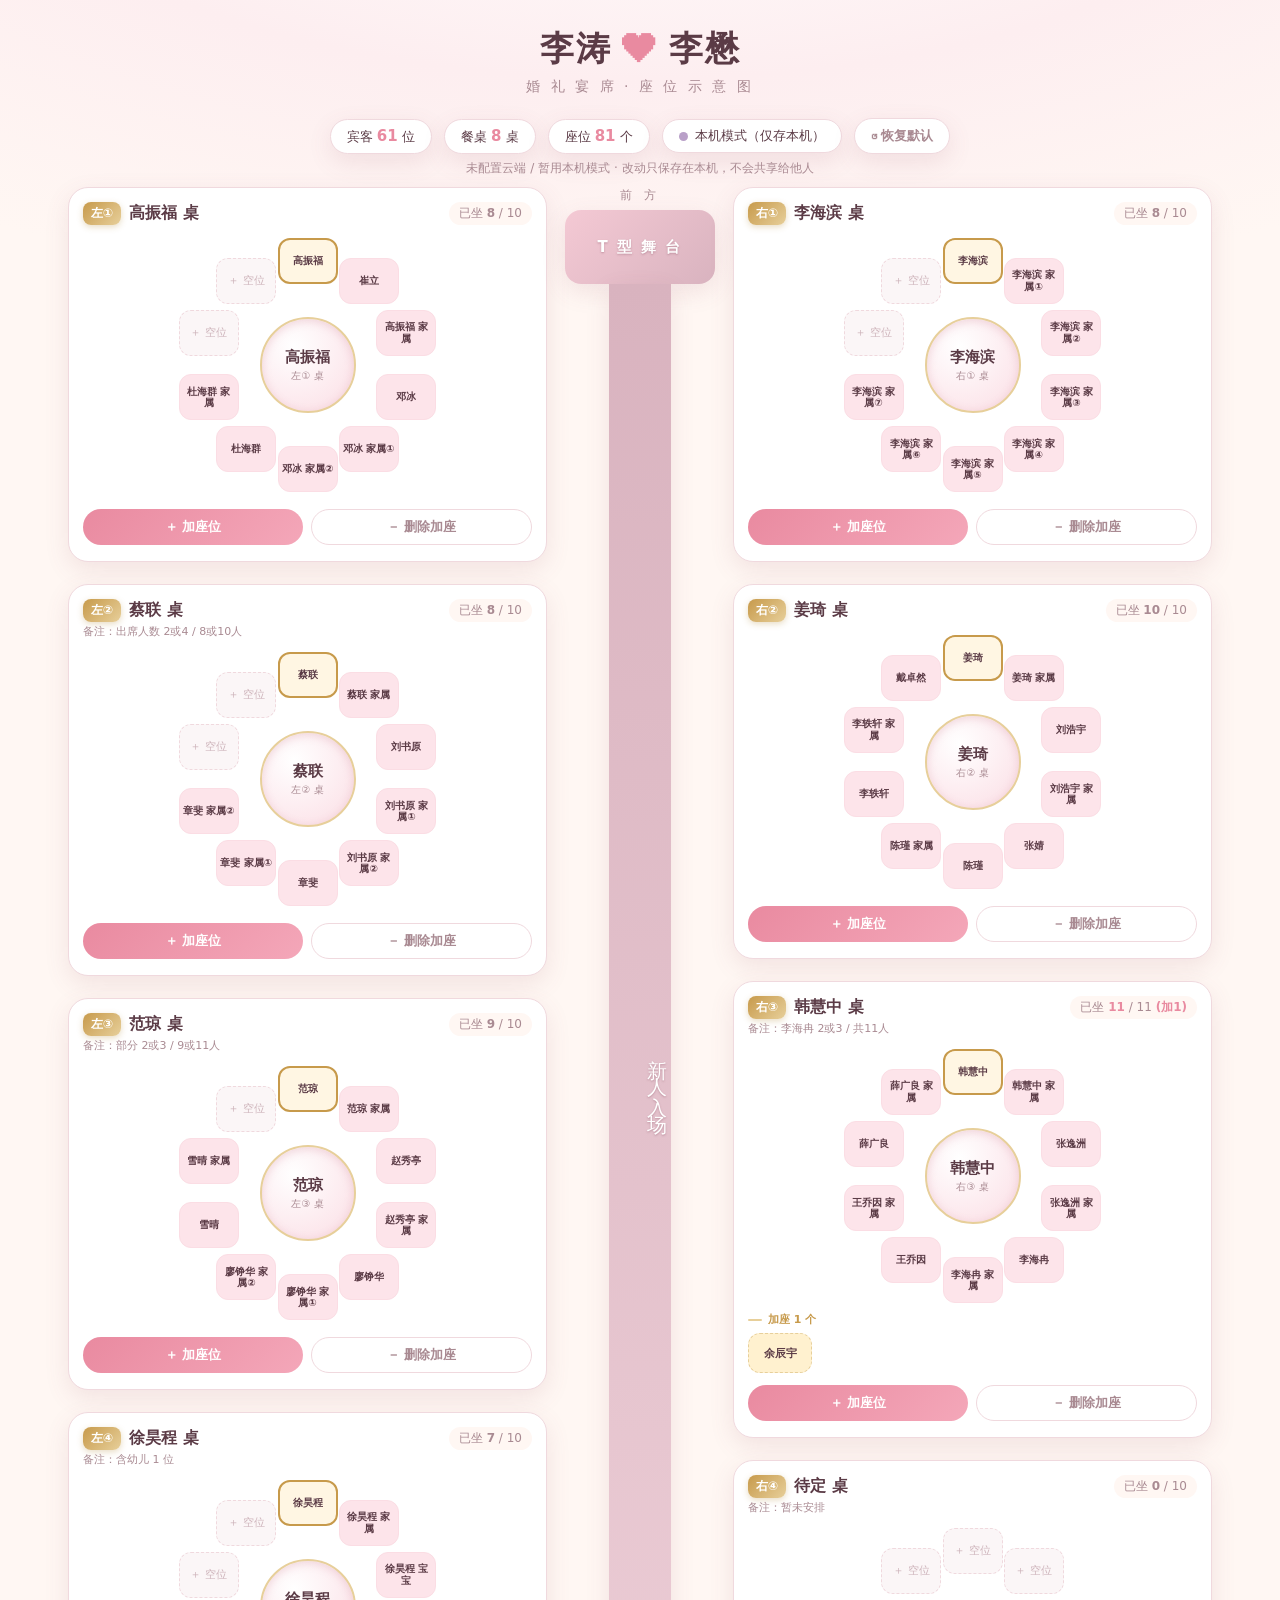
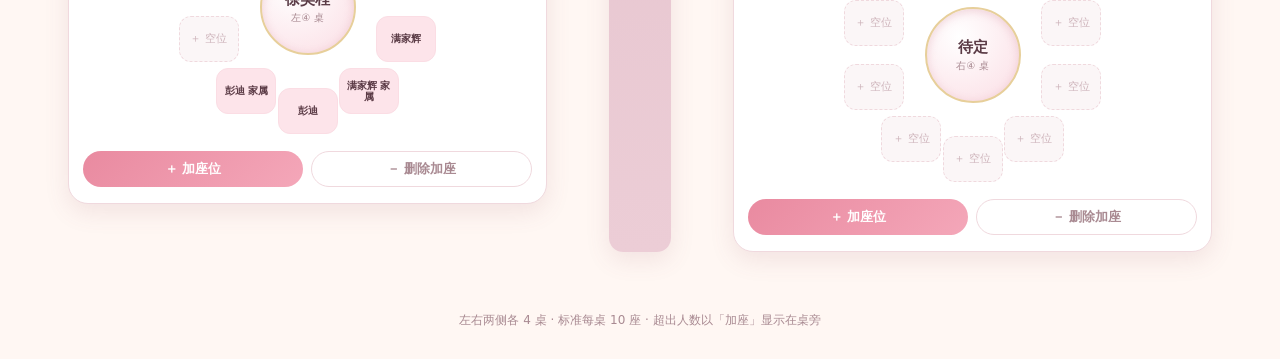
<file: 婚礼座位图.html>
<!DOCTYPE html>
<html lang="zh-CN">
<head>
<meta charset="UTF-8" />
<meta name="viewport" content="width=device-width, initial-scale=1.0" />
<title>李涛 ❤️ 李懋 · 婚礼座位图</title>
<style>
  :root{
    --bg1:#fff7f3; --bg2:#fdeef0; --ink:#5b3b46; --muted:#a98a92;
    --gold:#c79a4b; --gold-soft:#e7cf9a; --rose:#e98aa0; --rose-soft:#fbdde4;
    --card:#ffffff; --line:#f0d9de; --stage:#d9b3bf; --seat:#fbeef1;
    --empty:#fbf6f7; --occ:#fde4ea; --shadow:0 8px 24px rgba(150,80,100,.12);
  }
  *{box-sizing:border-box;}
  html,body{margin:0;padding:0;}
  body{
    font-family:"PingFang SC","Microsoft YaHei","Hiragino Sans GB",system-ui,sans-serif;
    color:var(--ink);
    background:
      radial-gradient(1200px 500px at 50% -10%, #ffffff 0%, var(--bg2) 55%, var(--bg1) 100%);
    min-height:100vh;
  }
  header.top{
    text-align:center; padding:26px 16px 8px;
  }
  header.top .names{
    font-family:"STKaiti","KaiTi","Songti SC",serif;
    font-size:34px; font-weight:700; letter-spacing:2px;
    color:var(--ink);
  }
  header.top .names .heart{color:var(--rose);}
  header.top .sub{ color:var(--muted); margin-top:6px; font-size:14px; letter-spacing:3px;}
  .toolbar{
    display:flex; justify-content:center; align-items:center; gap:12px;
    flex-wrap:wrap; margin:14px 0 6px;
  }
  .stat{
    background:#fff; border:1px solid var(--line); border-radius:999px;
    padding:7px 16px; font-size:13px; color:var(--ink); box-shadow:var(--shadow);
  }
  .stat b{color:var(--rose); font-size:15px;}
  .stat.status{display:inline-flex; align-items:center; gap:7px;}
  .stat.status .dot{width:9px; height:9px; border-radius:50%; background:#c8b0b6; flex:none;}
  .stat.status.ok .dot{background:#4caf72; box-shadow:0 0 0 3px rgba(76,175,114,.18);}
  .stat.status.connecting .dot{background:#e0a94b; animation:blink 1s infinite;}
  .stat.status.local .dot{background:#b9a0c8;}
  .stat.status.err .dot{background:#e06363;}
  @keyframes blink{50%{opacity:.3;}}
  .btn{
    border:none; cursor:pointer; border-radius:999px; padding:8px 16px;
    font-size:13px; font-weight:600; transition:.15s; box-shadow:var(--shadow);
  }
  .btn.ghost{background:#fff;color:var(--muted);border:1px solid var(--line);}
  .btn.ghost:hover{color:var(--rose);border-color:var(--rose-soft);}
  .hint{ text-align:center; color:var(--muted); font-size:12px; margin:2px 0 10px;}

  .hall{
    display:grid;
    grid-template-columns:1fr 150px 1fr;
    gap:18px; max-width:1180px; margin:8px auto 60px; padding:0 18px;
    align-items:start;
  }
  .col{display:flex; flex-direction:column; gap:22px;}

  /* ===== T 型舞台 ===== */
  .stage{
    position:sticky; top:14px;
    display:flex; flex-direction:column; align-items:center;
    align-self:stretch;
  }
  .stage-front{
    color:var(--muted); font-size:12px; letter-spacing:4px; margin-bottom:6px;
  }
  .stage-top{
    width:100%; height:74px; border-radius:16px;
    background:linear-gradient(135deg,#f4c9d4,#d9b3bf);
    box-shadow:var(--shadow);
    display:flex; align-items:center; justify-content:center;
    color:#fff; font-weight:700; letter-spacing:2px; font-size:15px;
    text-shadow:0 1px 2px rgba(120,60,80,.35);
  }
  .stage-stem{
    width:62px; flex:1 1 auto; min-height:340px;
    margin-top:0;
    background:linear-gradient(180deg,#d9b3bf,#eccdd6);
    border-radius:0 0 14px 14px;
    box-shadow:var(--shadow);
    display:flex; align-items:flex-start; justify-content:center;
    padding-top:14px;
    color:#fff; font-size:20px; writing-mode:vertical-rl; letter-spacing:6px;
    text-shadow:0 1px 2px rgba(120,60,80,.35);
  }

  /* ===== 桌卡片 ===== */
  .card{
    background:var(--card); border:1px solid var(--line); border-radius:20px;
    box-shadow:var(--shadow); padding:14px 14px 16px; position:relative;
  }
  .card-head{display:flex; align-items:center; gap:8px; margin-bottom:2px;}
  .badge{
    background:linear-gradient(135deg,var(--gold),var(--gold-soft));
    color:#fff; font-weight:700; font-size:12px; border-radius:8px;
    padding:3px 8px; flex:none; box-shadow:0 2px 6px rgba(180,140,60,.3);
  }
  .host{font-weight:700; font-size:16px;}
  .count{
    margin-left:auto; font-size:12px; color:var(--muted);
    background:var(--bg1); border-radius:999px; padding:3px 10px; white-space:nowrap;
  }
  .count.over b{color:var(--rose);}
  .note{font-size:11px; color:var(--muted); margin:2px 0 0;}

  .table-area{
    position:relative; width:264px; height:264px; margin:8px auto 4px;
  }
  .table-center{
    position:absolute; left:50%; top:50%; transform:translate(-50%,-50%);
    width:96px; height:96px; border-radius:50%;
    background:radial-gradient(circle at 35% 30%, #fff, var(--rose-soft));
    border:2px solid var(--gold-soft);
    display:flex; flex-direction:column; align-items:center; justify-content:center;
    color:var(--ink); box-shadow:inset 0 2px 8px rgba(200,120,140,.25);
  }
  .table-center .tc-host{font-weight:700; font-size:15px;}
  .table-center .tc-label{font-size:10px; color:var(--muted); margin-top:2px;}

  .seat{
    position:absolute; width:60px; height:46px; border-radius:12px;
    border:1.5px solid var(--line); background:var(--seat);
    font-size:10px; line-height:1.15; color:var(--ink);
    display:flex; align-items:center; justify-content:center; text-align:center;
    cursor:pointer; padding:2px 3px; overflow:hidden; transition:.12s;
  }
  .seat:hover{transform:translateY(-2px); box-shadow:0 6px 14px rgba(200,120,140,.28); border-color:var(--rose);}
  .seat.occ{background:var(--occ); border-color:var(--rose-soft); font-weight:600;}
  .seat.empty{background:var(--empty); border-style:dashed; color:#cdb3ba;}
  .seat.empty::before{content:"＋ 空位"; font-size:11px;}
  .seat.host{border:2px solid var(--gold); background:#fff6e3;}
  .seat .txt{display:-webkit-box;-webkit-line-clamp:2;-webkit-box-orient:vertical;overflow:hidden;}

  .added-wrap{margin-top:4px;}
  .added-title{font-size:11px; color:var(--gold); font-weight:700; margin:4px 0 6px; display:flex; align-items:center; gap:6px;}
  .added-title::before{content:""; width:14px; height:2px; background:var(--gold-soft); border-radius:2px;}
  .added-list{display:flex; flex-wrap:wrap; gap:8px;}
  .added-seat{
    border:1.5px dashed var(--gold-soft); background:#fffaf0; border-radius:12px;
    min-width:64px; min-height:40px; padding:4px 8px; font-size:11px; cursor:pointer;
    display:flex; align-items:center; justify-content:center; text-align:center; color:var(--ink);
    transition:.12s;
  }
  .added-seat:hover{transform:translateY(-2px); box-shadow:0 6px 14px rgba(200,160,80,.3);}
  .added-seat.occ{background:#fff1cf; font-weight:600;}
  .added-seat.empty{color:#cbb98e;}

  .actions{display:flex; gap:8px; margin-top:12px;}
  .actions .btn{flex:1; box-shadow:none;}
  .btn.add{background:linear-gradient(135deg,var(--rose),#f4a7b9); color:#fff;}
  .btn.add:hover{filter:brightness(1.05);}
  .btn.del{background:#fff; color:var(--muted); border:1px solid var(--line);}
  .btn.del:hover{color:var(--rose); border-color:var(--rose-soft);}

  /* ===== 弹窗 ===== */
  .overlay{
    position:fixed; inset:0; background:rgba(90,50,60,.35);
    display:none; align-items:center; justify-content:center; z-index:50; padding:16px;
    backdrop-filter:blur(2px);
  }
  .overlay.show{display:flex;}
  .modal{
    background:#fff; border-radius:20px; width:340px; max-width:100%;
    padding:22px; box-shadow:0 20px 50px rgba(120,60,80,.3); animation:pop .15s ease;
  }
  @keyframes pop{from{transform:scale(.94);opacity:0;}to{transform:scale(1);opacity:1;}}
  .modal h3{margin:0 0 4px; font-size:18px;}
  .modal .msub{color:var(--muted); font-size:12px; margin-bottom:14px;}
  .modal input{
    width:100%; padding:11px 12px; border:1.5px solid var(--line); border-radius:12px;
    font-size:15px; color:var(--ink); outline:none;
  }
  .modal input:focus{border-color:var(--rose);}
  .modal-btns{display:flex; gap:8px; margin-top:16px;}
  .modal-btns .btn{flex:1; box-shadow:none;}
  .btn.primary{background:linear-gradient(135deg,var(--rose),#f4a7b9); color:#fff;}
  .btn.warn{background:#fff; color:var(--muted); border:1px solid var(--line);}

  footer{text-align:center; color:var(--muted); font-size:12px; padding:0 16px 30px;}

  @media (max-width:820px){
    .hall{grid-template-columns:1fr; }
    .stage{order:-1; position:relative; top:0;}
    .stage-stem{display:none;}
    .stage-top{height:60px;}
    .table-area{width:264px;}
  }
</style>
</head>
<body>
  <header class="top">
    <div class="names">李涛 <span class="heart">❤</span> 李懋</div>
    <div class="sub">婚 礼 宴 席 · 座 位 示 意 图</div>
  </header>

  <div class="toolbar">
    <div class="stat">宾客 <b id="statGuests">0</b> 位</div>
    <div class="stat">餐桌 <b id="statTables">0</b> 桌</div>
    <div class="stat">座位 <b id="statSeats">0</b> 个</div>
    <div class="stat status" id="statusPill"><span class="dot"></span><span id="statusText">连接中…</span></div>
    <button class="btn ghost" id="resetBtn">↺ 恢复默认</button>
  </div>
  <div class="hint" id="hint">点击任意「座位 / 空位」即可添加、修改或清空宾客 · 改动会实时同步给所有人</div>

  <div class="hall">
    <div class="col" id="colLeft"></div>
    <div class="stage">
      <div class="stage-front">前 方</div>
      <div class="stage-top">T 型 舞 台</div>
      <div class="stage-stem">新 人 入 场</div>
    </div>
    <div class="col" id="colRight"></div>
  </div>

  <footer>左右两侧各 4 桌 · 标准每桌 10 座 · 超出人数以「加座」显示在桌旁</footer>

  <div class="overlay" id="overlay">
    <div class="modal">
      <h3>编辑座位</h3>
      <div class="msub" id="modalSub"></div>
      <input id="seatInput" placeholder="请输入宾客姓名（留空表示空位）" />
      <div class="modal-btns">
        <button class="btn warn" id="mClear">清空座位</button>
        <button class="btn warn" id="mCancel">取消</button>
        <button class="btn primary" id="mSave">保存</button>
      </div>
    </div>
  </div>

<script type="module">
// Firebase SDK 仅在「已配置云端」时按需动态加载（CDN），
// 未配置 / 离线时仍可正常使用本机模式，不依赖网络。
const FB_VER = "11.6.1";

/* ============================================================
   ① 在下面填入你的 Firebase 网页配置（Firebase 控制台 → 项目设置
      → 你的应用 → SDK 配置里复制 firebaseConfig 的各字段）。
      填好后即变为「多人实时共享」模式；不填则保持「本机模式」。
   ============================================================ */
const firebaseConfig = {
  apiKey: "在此粘贴你的 apiKey",
  authDomain: "在此粘贴.firebaseapp.com",
  projectId: "在此粘贴你的 projectId",
  storageBucket: "在此粘贴.appspot.com",
  messagingSenderId: "在此粘贴你的 messagingSenderId",
  appId: "在此粘贴你的 appId"
};
// 共享数据存放位置（集合名 / 文档名，可不改）
const COLLECTION = "weddingSeating";
const DOC_ID = "main";
/* ============================================================ */

const DEFAULT_TABLES = [
  {"host":"高振福","side":"left","order":1,"note":"","seats":["高振福","崔立","高振福 家属","邓冰","邓冰 家属①","邓冰 家属②","杜海群","杜海群 家属","",""]},
  {"host":"蔡联","side":"left","order":2,"note":"出席人数 2或4 / 8或10人","seats":["蔡联","蔡联 家属","刘书原","刘书原 家属①","刘书原 家属②","章斐","章斐 家属①","章斐 家属②","",""]},
  {"host":"范琼","side":"left","order":3,"note":"部分 2或3 / 9或11人","seats":["范琼","范琼 家属","赵秀亭","赵秀亭 家属","廖铮华","廖铮华 家属①","廖铮华 家属②","雪晴","雪晴 家属",""]},
  {"host":"徐昊程","side":"left","order":4,"note":"含幼儿 1 位","seats":["徐昊程","徐昊程 家属","徐昊程 宝宝","满家辉","满家辉 家属","彭迪","彭迪 家属","","",""]},
  {"host":"李海滨","side":"right","order":1,"note":"","seats":["李海滨","李海滨 家属①","李海滨 家属②","李海滨 家属③","李海滨 家属④","李海滨 家属⑤","李海滨 家属⑥","李海滨 家属⑦","",""]},
  {"host":"姜琦","side":"right","order":2,"note":"","seats":["姜琦","姜琦 家属","刘浩宇","刘浩宇 家属","张婧","陈瑾","陈瑾 家属","李轶轩","李轶轩 家属","戴卓然"]},
  {"host":"韩慧中","side":"right","order":3,"note":"李海冉 2或3 / 共11人","seats":["韩慧中","韩慧中 家属","张逸洲","张逸洲 家属","李海冉","李海冉 家属","王乔因","王乔因 家属","薛广良","薛广良 家属","余辰宇"]},
  {"host":"待定","side":"right","order":4,"note":"暂未安排","seats":["","","","","","","","","",""]}
];

const STORE_KEY = "wedding_seating_litao_limao_v1";
const CIRC = "①②③④⑤⑥⑦⑧⑨⑩⑪⑫⑬⑭⑮";
const BASE = 10;            // 标准座位数
const SIZE = 264, R = 104, SW = 60, SH = 46;

let tables = [];
let editing = null;         // {t, s}

// ===== 数据层：云端实时同步 + 本机回退 =====
let docRef = null;          // Firestore 文档引用
let cloudReady = false;     // 是否处于云端实时模式
let fbApi = null;           // 动态加载的 Firestore 写入方法

const cloudEnabled =
  firebaseConfig.apiKey && !firebaseConfig.apiKey.includes("在此粘贴");

function setStatus(text, cls){
  const pill = document.getElementById("statusPill");
  pill.className = "stat status " + (cls || "");
  document.getElementById("statusText").textContent = text;
}

function localLoad(){
  try{
    const raw = localStorage.getItem(STORE_KEY);
    if(raw){ const d = JSON.parse(raw); if(Array.isArray(d) && d.length) return d; }
  }catch(e){}
  return JSON.parse(JSON.stringify(DEFAULT_TABLES));
}

// 持久化当前 tables：云端模式写 Firestore，否则写本机
function persist(){
  if(cloudReady && docRef && fbApi){
    fbApi.setDoc(docRef, { tables, updatedAt: fbApi.serverTimestamp() })
      .catch(err=>{ console.error(err); setStatus("保存失败，请检查网络/规则", "err"); });
  } else {
    try{ localStorage.setItem(STORE_KEY, JSON.stringify(tables)); }catch(e){}
  }
}

function startLocalMode(reason){
  cloudReady = false;
  tables = localLoad();
  render();
  setStatus(reason || "本机模式（仅存本机）", "local");
  document.getElementById("hint").textContent =
    "未配置云端 / 暂用本机模式 · 改动只保存在本机，不会共享给他人";
}

async function startCloudMode(){
  setStatus("连接中…", "connecting");
  try{
    const { initializeApp } =
      await import(`https://www.gstatic.com/firebasejs/${FB_VER}/firebase-app.js`);
    const { getFirestore, doc, onSnapshot, setDoc, serverTimestamp } =
      await import(`https://www.gstatic.com/firebasejs/${FB_VER}/firebase-firestore.js`);
    fbApi = { setDoc, serverTimestamp };
    const app = initializeApp(firebaseConfig);
    const db = getFirestore(app);
    docRef = doc(db, COLLECTION, DOC_ID);
    onSnapshot(docRef, snap=>{
      if(!snap.exists()){
        // 首次使用：用默认数据初始化共享文档
        setDoc(docRef, { tables: DEFAULT_TABLES, updatedAt: serverTimestamp() })
          .catch(err=>{ console.error(err); setStatus("初始化失败，请检查规则", "err"); });
        return;
      }
      const data = snap.data();
      if(Array.isArray(data.tables)){
        tables = data.tables;
        cloudReady = true;
        render();
        const offline = snap.metadata.fromCache;
        setStatus(offline ? "☁ 离线缓存中…" : "☁ 已连接 · 实时同步", offline ? "connecting" : "ok");
        document.getElementById("hint").textContent =
          "点击任意「座位 / 空位」即可编辑 · 改动会实时同步给所有打开此页的人";
      }
    }, err=>{
      console.error(err);
      startLocalMode("云端连接失败，已转本机模式");
    });
  }catch(err){
    console.error(err);
    startLocalMode("云端初始化失败，已转本机模式");
  }
}

function tableLabel(t){
  const sideTxt = t.side === "left" ? "左" : "右";
  return sideTxt + CIRC[t.order-1];
}

function render(){
  const left = document.getElementById("colLeft");
  const right = document.getElementById("colRight");
  left.innerHTML = ""; right.innerHTML = "";

  // 按 order 排序后渲染
  const sorted = [...tables].sort((a,b)=>a.order-b.order);
  sorted.forEach(t=>{
    const idx = tables.indexOf(t);
    const card = buildCard(t, idx);
    (t.side === "left" ? left : right).appendChild(card);
  });

  // 统计
  let guests = 0, seats = 0;
  tables.forEach(t=>{ seats += t.seats.length; guests += t.seats.filter(s=>s.trim()).length; });
  document.getElementById("statGuests").textContent = guests;
  document.getElementById("statTables").textContent = tables.length;
  document.getElementById("statSeats").textContent = seats;
}

function buildCard(t, idx){
  const occ = t.seats.filter(s=>s.trim()).length;
  const total = t.seats.length;
  const over = total > BASE;

  const card = document.createElement("div");
  card.className = "card";

  const head = document.createElement("div");
  head.className = "card-head";
  head.innerHTML =
    `<span class="badge">${tableLabel(t)}</span>` +
    `<span class="host">${escapeHtml(t.host)} 桌</span>` +
    `<span class="count ${over?'over':''}">已坐 <b>${occ}</b> / ${total}${over?` <b>(加${total-BASE})</b>`:''}</span>`;
  card.appendChild(head);

  if(t.note){
    const note = document.createElement("div");
    note.className = "note";
    note.textContent = "备注：" + t.note;
    card.appendChild(note);
  }

  // 圆桌 + 10 个基础座位
  const area = document.createElement("div");
  area.className = "table-area";
  area.style.width = SIZE+"px"; area.style.height = SIZE+"px";

  const center = document.createElement("div");
  center.className = "table-center";
  center.innerHTML = `<div class="tc-host">${escapeHtml(t.host)}</div><div class="tc-label">${tableLabel(t)} 桌</div>`;
  area.appendChild(center);

  for(let i=0;i<BASE;i++){
    const ang = (-90 + i*(360/BASE)) * Math.PI/180;
    const cx = SIZE/2, cy = SIZE/2;
    const x = cx + R*Math.cos(ang) - SW/2;
    const y = cy + R*Math.sin(ang) - SH/2;
    const seat = makeSeat(t, idx, i);
    seat.style.left = x+"px"; seat.style.top = y+"px";
    area.appendChild(seat);
  }
  card.appendChild(area);

  // 加座区域
  if(total > BASE){
    const wrap = document.createElement("div");
    wrap.className = "added-wrap";
    const title = document.createElement("div");
    title.className = "added-title";
    title.textContent = `加座 ${total-BASE} 个`;
    wrap.appendChild(title);
    const list = document.createElement("div");
    list.className = "added-list";
    for(let i=BASE;i<total;i++){
      list.appendChild(makeAddedSeat(t, idx, i));
    }
    wrap.appendChild(list);
    card.appendChild(wrap);
  }

  // 操作按钮
  const actions = document.createElement("div");
  actions.className = "actions";
  const addBtn = document.createElement("button");
  addBtn.className = "btn add";
  addBtn.textContent = "＋ 加座位";
  addBtn.onclick = ()=>{ t.seats.push(""); persist(); render(); };
  const delBtn = document.createElement("button");
  delBtn.className = "btn del";
  delBtn.textContent = "－ 删除加座";
  delBtn.onclick = ()=>removeAddedSeat(idx);
  actions.appendChild(addBtn);
  actions.appendChild(delBtn);
  card.appendChild(actions);

  return card;
}

function makeSeat(t, idx, i){
  const name = t.seats[i] || "";
  const seat = document.createElement("div");
  const isHost = name && name === t.host;
  seat.className = "seat " + (name ? "occ" : "empty") + (isHost ? " host" : "");
  if(name){ seat.innerHTML = `<span class="txt">${escapeHtml(name)}</span>`; seat.title = name; }
  seat.onclick = ()=>openEditor(idx, i);
  return seat;
}

function makeAddedSeat(t, idx, i){
  const name = t.seats[i] || "";
  const el = document.createElement("div");
  el.className = "added-seat " + (name ? "occ" : "empty");
  el.innerHTML = name ? `<span class="txt">${escapeHtml(name)}</span>` : "＋ 空加座";
  if(name) el.title = name;
  el.onclick = ()=>openEditor(idx, i);
  return el;
}

function removeAddedSeat(idx){
  const t = tables[idx];
  if(t.seats.length <= BASE){
    alert("标准 10 座不能删除，只能删除多出的「加座」。");
    return;
  }
  const last = t.seats[t.seats.length-1];
  if(last && last.trim()){
    if(!confirm(`最后一个加座有宾客「${last}」，确定删除吗？`)) return;
  }
  t.seats.pop();
  persist(); render();
}

// ===== 弹窗编辑 =====
const overlay = document.getElementById("overlay");
const seatInput = document.getElementById("seatInput");
const modalSub = document.getElementById("modalSub");

function openEditor(t, s){
  editing = {t, s};
  const tbl = tables[t];
  const isAdded = s >= BASE;
  const seatNo = isAdded ? `加座 ${s-BASE+1}` : `座位 ${s+1}`;
  modalSub.textContent = `${tableLabel(tbl)} · ${tbl.host} 桌 · ${seatNo}`;
  seatInput.value = tbl.seats[s] || "";
  overlay.classList.add("show");
  setTimeout(()=>{ seatInput.focus(); seatInput.select(); }, 30);
}
function closeEditor(){ overlay.classList.remove("show"); editing = null; }
function saveEditor(){
  if(!editing) return;
  tables[editing.t].seats[editing.s] = seatInput.value.trim();
  persist(); render(); closeEditor();
}
document.getElementById("mSave").onclick = saveEditor;
document.getElementById("mCancel").onclick = closeEditor;
document.getElementById("mClear").onclick = ()=>{ seatInput.value=""; saveEditor(); };
seatInput.addEventListener("keydown", e=>{ if(e.key==="Enter") saveEditor(); if(e.key==="Escape") closeEditor(); });
overlay.addEventListener("click", e=>{ if(e.target===overlay) closeEditor(); });

document.getElementById("resetBtn").onclick = ()=>{
  if(confirm("确定恢复到 Excel 原始座位安排吗？当前所有修改将丢失。")){
    tables = JSON.parse(JSON.stringify(DEFAULT_TABLES));
    persist(); render();
  }
};

function escapeHtml(s){
  return String(s).replace(/[&<>"']/g, c=>({"&":"&amp;","<":"&lt;",">":"&gt;","\"":"&quot;","'":"&#39;"}[c]));
}

// ===== 启动 =====
if(cloudEnabled){
  startCloudMode();
} else {
  startLocalMode();
}
</script>
</body>
</html>
</file>
